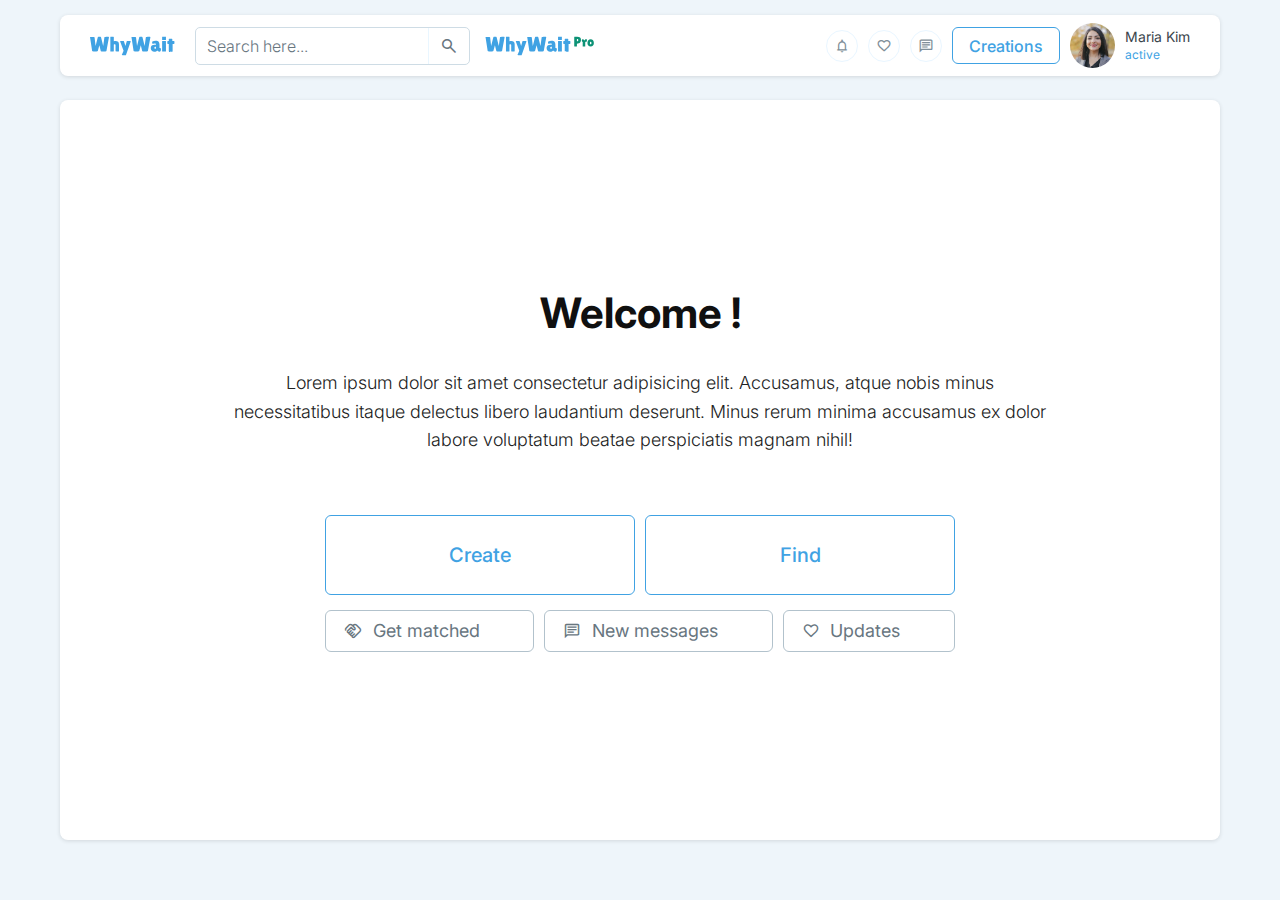
<file: index.html>
<!DOCTYPE html>
<html lang="en">
  <head>
    <meta charset="UTF-8" />
    <meta http-equiv="X-UA-Compatible" content="IE=edge" />
    <meta name="viewport" content="width=device-width, initial-scale=1.0" />
    <link rel="icon" href="./images/favicon.svg" />
    <title>WhyWait | Meet up here</title>
    <link rel="preconnect" href="https://fonts.googleapis.com" />
    <link rel="preconnect" href="https://fonts.gstatic.com" crossorigin />
    <link
      href="https://fonts.googleapis.com/css2?family=Inter:wght@100..900&display=swap"
      rel="stylesheet" />
    <link
      rel="stylesheet"
      href="https://fonts.googleapis.com/css2?family=Material+Symbols+Outlined:opsz,wght,FILL,GRAD@24,400,0,0" />
    <link rel="stylesheet" href="css/main.css" />
  </head>

  <body>
    <!-- #header -->
    <header class="header" id="header">
      <div class="container">
        <div class="header__inner">
          <a href="/" class="header__inner-logo logo">
            <img src="./images/logo.svg" alt="WhyWait" />
          </a>
          <div class="header__inner-search">
            <div class="input">
              <button class="input__icon-right">
                <span class="icon material-symbols-outlined">search</span>
              </button>
              <input type="text" placeholder="Search here... " />
            </div>
            <a href="#" class="logo logo--pro">
              <img src="images/logo-pro.svg" alt="WhyWait pro" />
            </a>
          </div>
          <div class="header__inner-actions">
            <button class="iconButton">
              <span class="icon material-symbols-outlined">notifications</span>
            </button>
            <button class="iconButton">
              <span class="icon material-symbols-outlined">favorite</span>
            </button>
            <button class="iconButton">
              <span class="icon material-symbols-outlined">message</span>
            </button>
            <button class="button button--border-primary">Creations</button>
            <div class="userinfo">
              <div class="avatar">
                <img src="images/users/demo-user.png" alt="Maria kim" />
              </div>
              <div class="userinfo__info">
                <strong>Maria Kim</strong>
                <small>active</small>
              </div>
            </div>
          </div>
        </div>
      </div>
    </header>
    <!-- #header end -->
    <!-- #main -->
    <main class="main">
      <div class="container">
        <div class="main__inner">
          <section class="welcome">
            <h1>Welcome !</h1>
            <p class="lg">
              Lorem ipsum dolor sit amet consectetur adipisicing elit.
              Accusamus, atque nobis minus necessitatibus itaque delectus libero
              laudantium deserunt. Minus rerum minima accusamus ex dolor labore
              voluptatum beatae perspiciatis magnam nihil!
            </p>
            <div class="seperator"></div>
            <div class="welcome__row">
              <a href="/search.html" class="button button--border-primary _xlg"
                >Create</a
              >
              <a href="/search.html" class="button button--border-primary _xlg"
                >Find</a
              >
              <button class="button button--border-dark">
                <span class="icon material-symbols-outlined">handshake</span>
                Get matched
              </button>
              <button class="button button--border-dark">
                <span class="icon material-symbols-outlined">message</span>
                New messages
              </button>
              <button class="button button--border-dark">
                <span class="icon material-symbols-outlined">favorite</span>
                Updates
              </button>
            </div>
          </section>
        </div>
      </div>
    </main>
    <!-- #main end -->
    <!-- <script src="js/main.js"></script> -->
  </body>
</html>
</file>
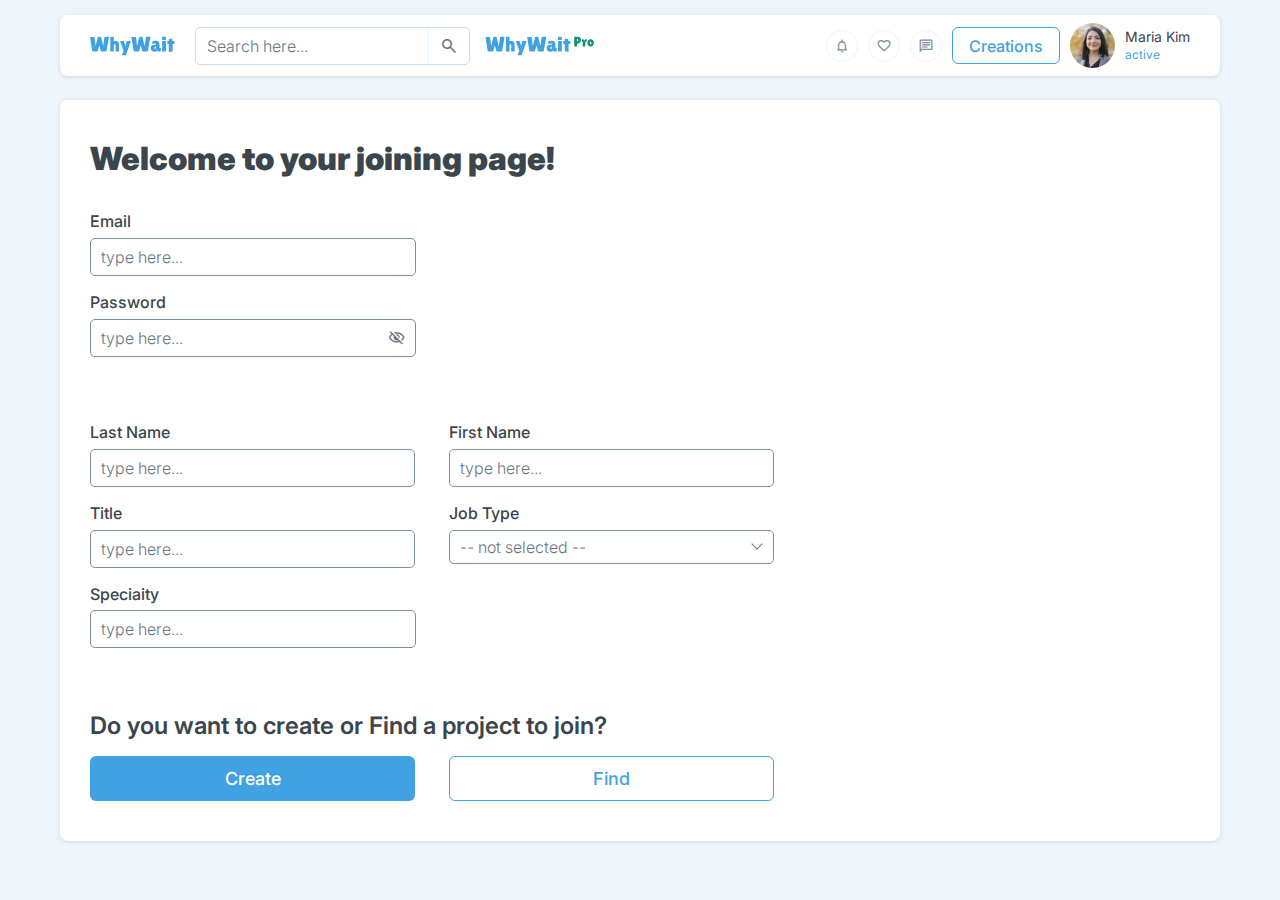
<file: join.html>
<!DOCTYPE html>
<html lang="en">

<head>
  <meta charset="UTF-8" />
  <meta http-equiv="X-UA-Compatible" content="IE=edge" />
  <meta name="viewport" content="width=device-width, initial-scale=1.0" />
  <link rel="icon" href="./images/favicon.svg" />
  <title>WhyWait | Meet up here</title>
  <link rel="preconnect" href="https://fonts.googleapis.com" />
  <link rel="preconnect" href="https://fonts.gstatic.com" crossorigin />
  <link href="https://fonts.googleapis.com/css2?family=Inter:wght@100..900&display=swap" rel="stylesheet" />
  <link rel="stylesheet"
    href="https://fonts.googleapis.com/css2?family=Material+Symbols+Outlined:opsz,wght,FILL,GRAD@24,400,0,0" />
  <link rel="stylesheet" href="css/main.css" />
</head>

<body>
  <!-- #header -->
  <header class="header" id="header">
    <div class="container">
      <div class="header__inner">
        <a href="/" class="header__inner-logo logo">
          <img src="./images/logo.svg" alt="WhyWait" />
        </a>
        <nav class="nav" id="menu">
          <div class="nav__inner">
            <div class="header__inner-search">
              <div class="input">
                <button class="input__icon-right">
                  <span class="icon material-symbols-outlined">search</span>
                </button>
                <input type="text" placeholder="Search here... " />
              </div>
              <div class="nav__item _pro">
                <div class="nav__item-text">Get acces to</div>
                <a href="#" class="logo logo--pro">
                  <img src="images/logo-pro.svg" alt="WhyWait pro" />
                </a>
              </div>
            </div>
            <div class="header__inner-actions">
              <a href="#" class="nav__item">
                <span class="iconButton">
                  <span class="icon material-symbols-outlined">notifications</span>
                </span>
                <div class="nav__item-text">Notifications</div>
              </a>
              <a href="#" class="nav__item">
                <span class="iconButton">
                  <span class="icon material-symbols-outlined">favorite</span>
                </span>
                <div class="nav__item-text">Favorites</div>
              </a>
              <a href="#" class="nav__item">
                <span class="iconButton">
                  <span class="icon material-symbols-outlined">message</span>
                </span>
                <div class="nav__item-text">Messages</div>
              </a>

              <button class="button button--border-primary">Creations</button>
              <div class="userinfo">
                <div class="avatar">
                  <img src="images/users/demo-user.png" alt="Maria kim" />
                </div>
                <div class="userinfo__info">
                  <strong>Maria Kim</strong>
                  <small>active</small>
                </div>
              </div>
            </div>
          </div>
        </nav>
        <button class="burger" id="menuBtn"><span></span></button>
      </div>
    </div>
  </header>
  <!-- #header end -->
  <!-- #main -->
  <main class="main">
    <div class="container">
      <div class="main__inner">
        <section class="join">
          <h3>
            Welcome to your joining page!
          </h3>
          <div class="join__group">
            <div class="input__outer">
              <label for="email">
                Email
              </label>
              <div class="input input--border">
                <input type="email" id="email" placeholder="type here...">
              </div>
            </div>
            <div class="input__outer">
              <label for="password">
                Password
              </label>
              <div class="input input--border input--password">
                <button class="input__icon-right">
                  <span class="icon material-symbols-outlined">visibility</span>
                  <span class="icon material-symbols-outlined">visibility_off</span>
                </button>
                <input type="password" id="password" placeholder="type here...">
              </div>
            </div>
          </div>
          <div class="seperator"></div>
          <div class="join__group">
            <div class="join__group-row">
              <div class="input__outer">
                <label for="name">
                  Last Name
                </label>
                <div class="input input--border">
                  <input type="text" id="name" placeholder="type here...">
                </div>
              </div>
              <div class="input__outer">
                <label for="firstName">
                  First Name
                </label>
                <div class="input input--border">
                  <input type="text" id="firstName" placeholder="type here...">
                </div>
              </div>
            </div>
            <div class="join__group-row">
              <div class="input__outer">
                <label for="title">
                  Title
                </label>
                <div class="input input--border">
                  <input type="text" id="title" placeholder="type here...">
                </div>
              </div>
              <div class="input__outer">
                <label for="job">
                  Job Type
                </label>
                <div class="input input--select input--border">
                  <input type="hidden">
                  <div class="input__selected">
                    <span class="_muted">
                      -- not selected --
                    </span>
                  </div>
                  <ul class="input__dropdown">
                    <li class="input__dropdown-item" data-value="job-1">
                      <span>
                        job-1
                      </span>
                    </li>
                    <li class="input__dropdown-item" data-value="job-2">
                      <span>
                        job-2
                      </span>
                    </li>
                    <li class="input__dropdown-item" data-value="job-3">
                      <span>
                        job-3
                      </span>
                    </li>
                  </ul>
                </div>
              </div>
            </div>
            <div class="input__outer">
              <label for="special">
                Speciaity
              </label>
              <div class="input input--border">
                <input type="text" id="special" placeholder="type here...">
              </div>
            </div>
          </div>
          <div class="seperator"></div>
          <div class="join__group">
            <h4 class="_lg">
              Do you want to create or Find a project to join?
            </h4>
            <div class="join__group-row">
              <button class="button button--main-primary">
                <span>
                  Create
                </span>
              </button>
              <button class="button button--border-primary">
                <span>
                  Find
                </span>
              </button>
            </div>
          </div>
        </section>
      </div>
    </div>
  </main>
  <!-- #main end -->
  <script src="js/main.js"></script>
  <script src="/js/customSelect.js"></script>
</body>

</html>
</file>
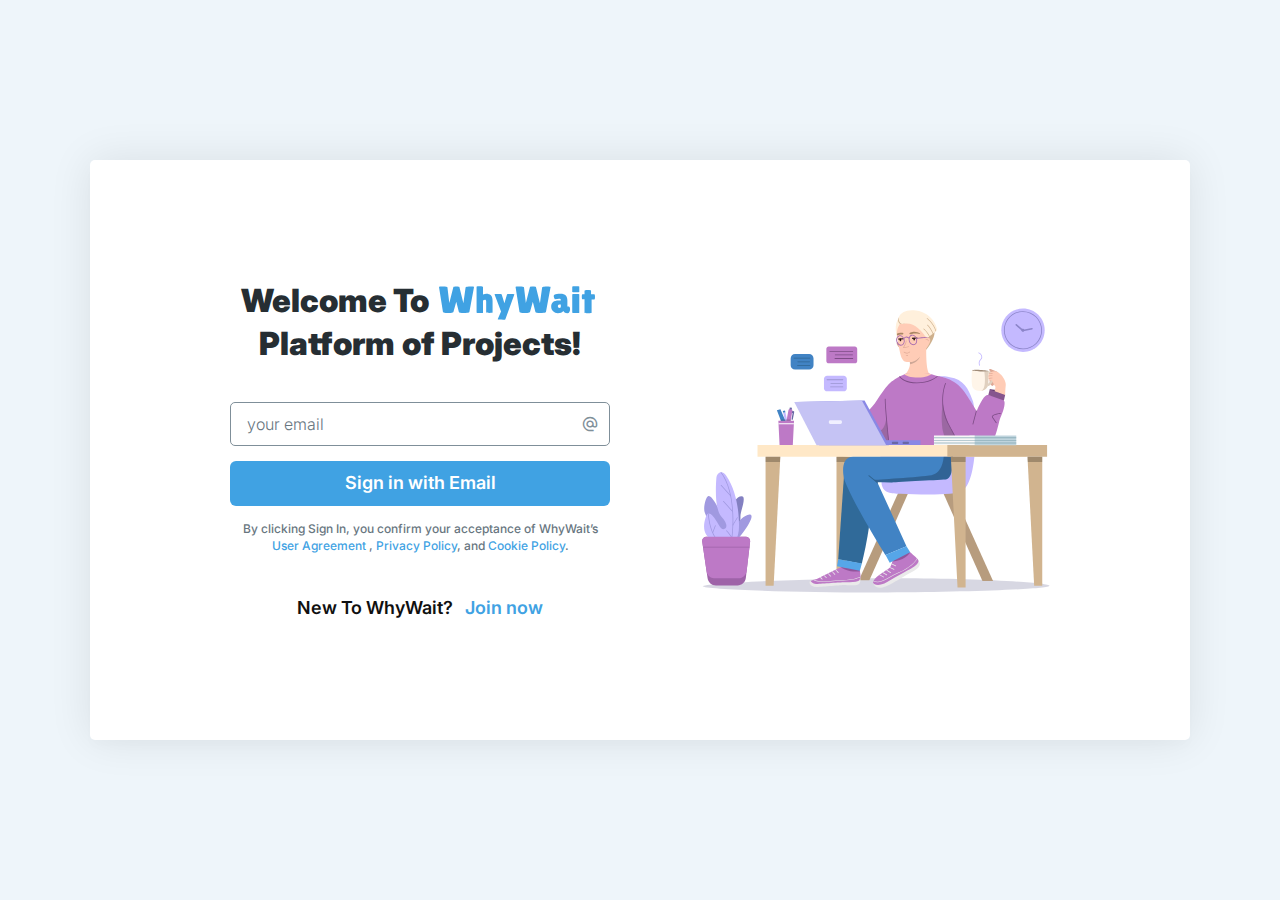
<file: login.html>
<!DOCTYPE html>
<html lang="en">

<head>
  <meta charset="UTF-8" />
  <meta http-equiv="X-UA-Compatible" content="IE=edge" />
  <meta name="viewport" content="width=device-width, initial-scale=1.0" />
  <link rel="icon" href="./images/favicon.svg" />
  <title>WhyWait | Meet up here</title>
  <link rel="preconnect" href="https://fonts.googleapis.com" />
  <link rel="preconnect" href="https://fonts.gstatic.com" crossorigin />
  <link href="https://fonts.googleapis.com/css2?family=Inter:wght@100..900&display=swap" rel="stylesheet" />
  <link rel="stylesheet"
    href="https://fonts.googleapis.com/css2?family=Material+Symbols+Outlined:opsz,wght,FILL,GRAD@24,400,0,0" />
  <link rel="stylesheet" href="css/main.css" />
</head>

<body>
  <!-- #main -->
  <section class="login">
    <div class="container">
      <div class="login__inner">
        <div class="login__inner-row">
          <div class="login__content">
            <div class="login__content-title">
              <span>Welcome To</span>
              <span class="logo"> <img src="./images/logo.svg" alt="WhyWait" /></span>
              <span>Platform</span>
              <span class="noBreak">
                of Projects!
              </span>
            </div>
            <div class="login__content-group">
              <div class="input input--border">
                <button class="input__icon-right">
                  <span class="material-symbols-outlined">
                    alternate_email
                  </span>
                </button>
                <input type="email" id="email" placeholder="your email">
              </div>
              <button class="button button--main-primary">
                <span>
                  Sign in with Email
                </span>
              </button>
              <p>
                By clicking Sign In, you confirm your acceptance of WhyWait’s <a href="#">User Agreement</a> , <a
                  href="#">Privacy
                  Policy</a>, and <a href="#"> Cookie
                  Policy</a>.
              </p>
            </div>
            <div class="login__content-box">
              <span>
                New To WhyWait?
              </span>
              <a href="#">Join now</a>
            </div>
          </div>
          <div class="login__image">
            <img src="/images/login-hero.svg" alt="login">
          </div>
        </div>
      </div>
    </div>
  </section>
  <!-- #main end -->
</body>

</html>
</file>
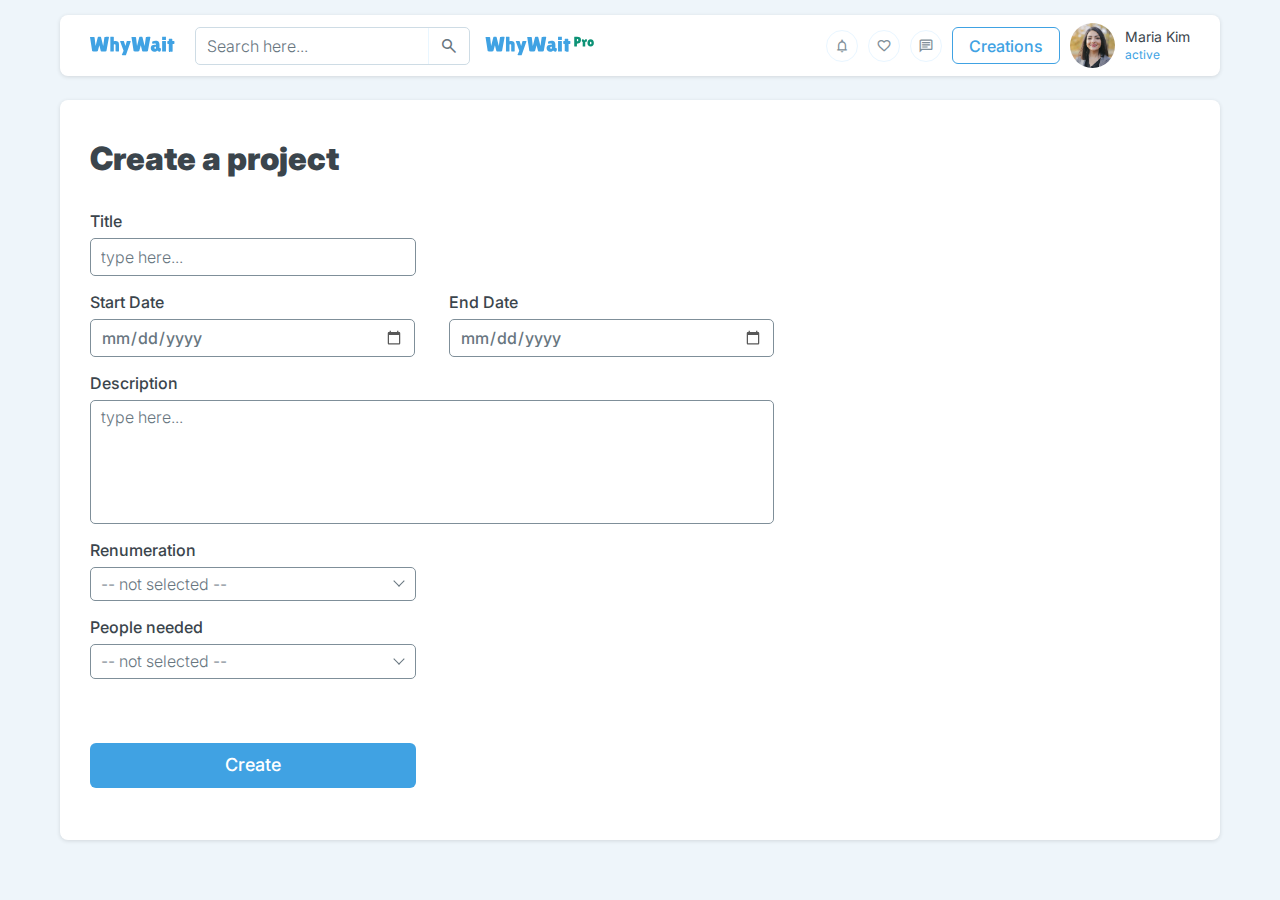
<file: project.html>
<!DOCTYPE html>
<html lang="en">

<head>
  <meta charset="UTF-8" />
  <meta http-equiv="X-UA-Compatible" content="IE=edge" />
  <meta name="viewport" content="width=device-width, initial-scale=1.0" />
  <link rel="icon" href="./images/favicon.svg" />
  <title>WhyWait | Meet up here</title>
  <link rel="preconnect" href="https://fonts.googleapis.com" />
  <link rel="preconnect" href="https://fonts.gstatic.com" crossorigin />
  <link href="https://fonts.googleapis.com/css2?family=Inter:wght@100..900&display=swap" rel="stylesheet" />
  <link rel="stylesheet"
    href="https://fonts.googleapis.com/css2?family=Material+Symbols+Outlined:opsz,wght,FILL,GRAD@24,400,0,0" />
  <link rel="stylesheet" href="css/main.css" />
</head>

<body>
  <!-- #header -->
  <header class="header" id="header">
    <div class="container">
      <div class="header__inner">
        <a href="/" class="header__inner-logo logo">
          <img src="./images/logo.svg" alt="WhyWait" />
        </a>
        <nav class="nav" id="menu">
          <div class="nav__inner">
            <div class="header__inner-search">
              <div class="input">
                <button class="input__icon-right">
                  <span class="icon material-symbols-outlined">search</span>
                </button>
                <input type="text" placeholder="Search here... " />
              </div>
              <div class="nav__item _pro">
                <div class="nav__item-text">Get acces to</div>
                <a href="#" class="logo logo--pro">
                  <img src="images/logo-pro.svg" alt="WhyWait pro" />
                </a>
              </div>
            </div>
            <div class="header__inner-actions">
              <a href="#" class="nav__item">
                <span class="iconButton">
                  <span class="icon material-symbols-outlined">notifications</span>
                </span>
                <div class="nav__item-text">Notifications</div>
              </a>
              <a href="#" class="nav__item">
                <span class="iconButton">
                  <span class="icon material-symbols-outlined">favorite</span>
                </span>
                <div class="nav__item-text">Favorites</div>
              </a>
              <a href="#" class="nav__item">
                <span class="iconButton">
                  <span class="icon material-symbols-outlined">message</span>
                </span>
                <div class="nav__item-text">Messages</div>
              </a>

              <button class="button button--border-primary">Creations</button>
              <div class="userinfo">
                <div class="avatar">
                  <img src="images/users/demo-user.png" alt="Maria kim" />
                </div>
                <div class="userinfo__info">
                  <strong>Maria Kim</strong>
                  <small>active</small>
                </div>
              </div>
            </div>
          </div>
        </nav>
        <button class="burger" id="menuBtn"><span></span></button>
      </div>
    </div>
  </header>
  <!-- #header end -->
  <!-- #main -->
  <main class="main">
    <div class="container">
      <div class="main__inner">
        <section class="join">
          <h3>
            Create a project
          </h3>
          <div class="join__group">
            <div class="input__outer">
              <label for="title">
                Title
              </label>
              <div class="input input--border">
                <input type="text" id="title" placeholder="type here...">
              </div>
            </div>
            <div class="join__group-row">
              <div class="input__outer">
                <label for="date">
                  Start Date
                </label>
                <div class="input input--border">
                  <input type="date" id="date" placeholder="asd">
                </div>
              </div>
              <div class="input__outer">
                <label for="date2">
                  End Date
                </label>
                <div class="input input--border">
                  <input type="date" id="date2">
                </div>
              </div>
            </div>
            <div class="input__outer _lg">
              <label for="description">
                Description
              </label>
              <div class="input input--border">
                <textarea name="description" id="description" placeholder="type here..."></textarea>
              </div>
            </div>
            <div class="input__outer">
              <label for="job">
                Renumeration
              </label>
              <div class="input input--select input--border">
                <input type="hidden">
                <div class="input__selected">
                  <span class="_muted">
                    -- not selected --
                  </span>
                </div>
                <ul class="input__dropdown">
                  <li class="input__dropdown-item" data-value="1">
                    <span>
                      1
                    </span>
                  </li>
                  <li class="input__dropdown-item" data-value="2">
                    <span>
                      2
                    </span>
                  </li>
                  <li class="input__dropdown-item" data-value="3">
                    <span>
                      3
                    </span>
                  </li>
                </ul>
              </div>
            </div>
            <div class="input__outer">
              <label for="job">
                People needed
              </label>
              <div class="input input--select input--border">
                <input type="hidden">
                <div class="input__selected">
                  <span class="_muted">
                    -- not selected --
                  </span>
                </div>
                <ul class="input__dropdown">
                  <li class="input__dropdown-item" data-value="1">
                    <span>
                      1
                    </span>
                  </li>
                  <li class="input__dropdown-item" data-value="2">
                    <span>
                      2
                    </span>
                  </li>
                  <li class="input__dropdown-item" data-value="3">
                    <span>
                      3
                    </span>
                  </li>
                </ul>
              </div>
            </div>
          </div>
          <div class="seperator"></div>
          <div class="join__group">
            <button class="button button--main-primary">
              <span>
                Create
              </span>
            </button>
          </div>
        </section>
      </div>
    </div>
  </main>
  <!-- #main end -->
  <script src="js/main.js"></script>
  <script src="/js/customSelect.js"></script>
</body>

</html>
</file>
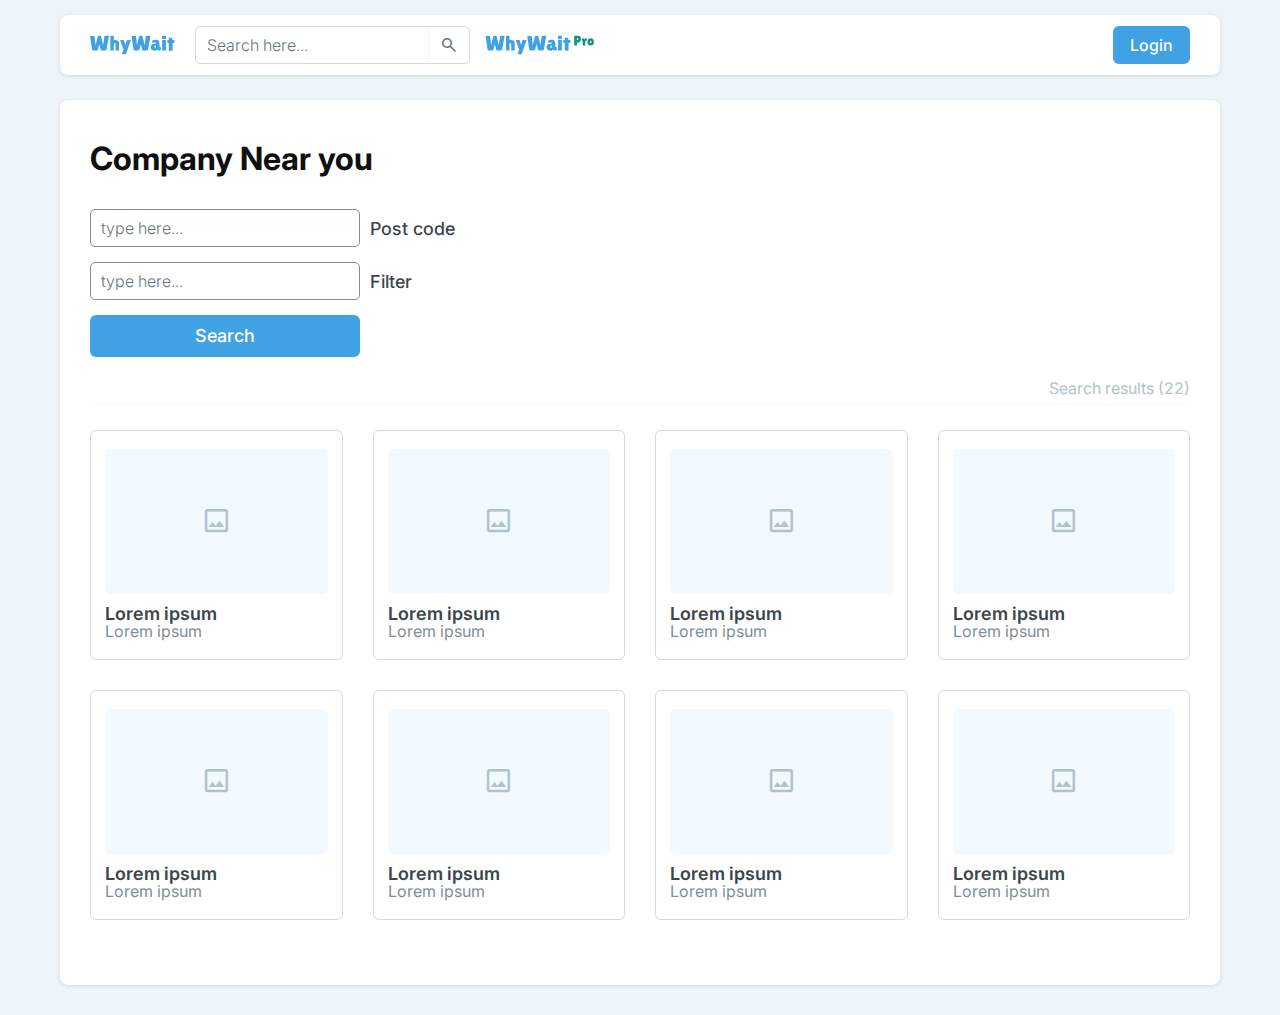
<file: search.html>
<!DOCTYPE html>
<html lang="en">
  <head>
    <meta charset="UTF-8" />
    <meta http-equiv="X-UA-Compatible" content="IE=edge" />
    <meta name="viewport" content="width=device-width, initial-scale=1.0" />
    <link rel="icon" href="./images/favicon.svg" />
    <title>WhyWait | Search Company</title>
    <link rel="preconnect" href="https://fonts.googleapis.com" />
    <link rel="preconnect" href="https://fonts.gstatic.com" crossorigin />
    <link
      href="https://fonts.googleapis.com/css2?family=Inter:wght@100..900&display=swap"
      rel="stylesheet" />
    <link
      rel="stylesheet"
      href="https://fonts.googleapis.com/css2?family=Material+Symbols+Outlined:opsz,wght,FILL,GRAD@24,400,0,0" />
    <link rel="stylesheet" href="css/main.css" />
  </head>

  <body>
    <!-- #header -->
    <header class="header" id="header">
      <div class="container">
        <div class="header__inner">
          <a href="/" class="header__inner-logo logo">
            <img src="./images/logo.svg" alt="WhyWait" />
          </a>
          <div class="header__inner-search">
            <div class="input">
              <button class="input__icon-right">
                <span class="icon material-symbols-outlined">search</span>
              </button>
              <input type="text" placeholder="Search here... " />
            </div>
            <a href="#" class="logo logo--pro">
              <img src="images/logo-pro.svg" alt="WhyWait pro" />
            </a>
          </div>
          <div class="header__inner-actions">
            <button class="button button--main-primary">Login</button>
          </div>
        </div>
      </div>
    </header>
    <!-- #header end -->
    <!-- #main -->
    <main class="main">
      <div class="container">
        <div class="main__inner">
          <div class="search">
            <form class="search__form">
              <h3>Company Near you</h3>
              <div class="search__form-item">
                <div class="input input--border">
                  <input
                    placeholder="type here..."
                    type="text"
                    id="post_code"
                    name="post_code" />
                </div>
                <label for="post_code">Post code</label>
              </div>
              <div class="search__form-item">
                <div class="input input--border">
                  <input
                    placeholder="type here..."
                    type="text"
                    id="filter"
                    name="filter" />
                </div>
                <label for="filter">Filter</label>
              </div>
              <div class="search__form-item">
                <button class="button button--main-primary">Search</button>
              </div>
            </form>
            <div class="search__results">
              <div class="search__results-seperator">
                <span>Search results (22)</span>
              </div>
              <div class="search__results-grid">
                <div class="searchItem">
                  <div class="ratioimage">
                    <span class="icon material-symbols-outlined">image</span>
                  </div>
                  <strong>Lorem ipsum</strong>
                  <span>Lorem ipsum</span>
                </div>
                <div class="searchItem">
                  <div class="ratioimage">
                    <span class="icon material-symbols-outlined">image</span>
                  </div>
                  <strong>Lorem ipsum</strong>
                  <span>Lorem ipsum</span>
                </div>
                <div class="searchItem">
                  <div class="ratioimage">
                    <span class="icon material-symbols-outlined">image</span>
                  </div>
                  <strong>Lorem ipsum</strong>
                  <span>Lorem ipsum</span>
                </div>
                <div class="searchItem">
                  <div class="ratioimage">
                    <span class="icon material-symbols-outlined">image</span>
                  </div>
                  <strong>Lorem ipsum</strong>
                  <span>Lorem ipsum</span>
                </div>
                <div class="searchItem">
                  <div class="ratioimage">
                    <span class="icon material-symbols-outlined">image</span>
                  </div>
                  <strong>Lorem ipsum</strong>
                  <span>Lorem ipsum</span>
                </div>
                <div class="searchItem">
                  <div class="ratioimage">
                    <span class="icon material-symbols-outlined">image</span>
                  </div>
                  <strong>Lorem ipsum</strong>
                  <span>Lorem ipsum</span>
                </div>
                <div class="searchItem">
                  <div class="ratioimage">
                    <span class="icon material-symbols-outlined">image</span>
                  </div>
                  <strong>Lorem ipsum</strong>
                  <span>Lorem ipsum</span>
                </div>
                <div class="searchItem">
                  <div class="ratioimage">
                    <span class="icon material-symbols-outlined">image</span>
                  </div>
                  <strong>Lorem ipsum</strong>
                  <span>Lorem ipsum</span>
                </div>
              </div>
            </div>
          </div>
        </div>
      </div>
    </main>
    <!-- #main end -->
    <!-- <script src="js/main.js"></script> -->
  </body>
</html>
</file>
<file: css/main.css>
/* Typography */
h1 {
  font-size: 48px;
}

h2 {
  font-size: 48px;
}

h3 {
  font-size: 32px;
}

h4 {
  font-size: 22px;
}
h4._lg {
  font-size: 24px;
}

h5 {
  font-size: 20px;
}

h6 {
  font-size: 18px;
}

h1,
h2,
h3,
h4,
h5,
h6 {
  color: #101010;
  font-family: "Inter", sans-serif;
  font-weight: 700;
  line-height: 1.2em;
}

p {
  font-size: 16px;
  line-height: 1.8em;
}
p.lg {
  font-size: 18px;
}

:root {
  height: 100%;
}

html {
  height: 100%;
  scroll-behavior: smooth;
}

* {
  margin: 0px;
  padding: 0px;
  border: none;
  outline: none;
  -webkit-box-sizing: border-box;
          box-sizing: border-box;
}

button {
  cursor: pointer;
  outline: none;
  background: transparent;
}
button:focus {
  outline: none;
}

input::-webkit-outer-spin-button,
input::-webkit-inner-spin-button {
  -webkit-appearance: none;
  margin: 0;
}

/* width */
::-webkit-scrollbar {
  width: 8px;
}

/* Track */
::-webkit-scrollbar-track {
  background: #fff;
}

/* Handle */
::-webkit-scrollbar-thumb {
  background: rgba(0, 0, 0, 0.2);
  border-radius: 10px;
}

/* Handle on hover */
::-webkit-scrollbar-thumb:hover {
  background: rgba(0, 0, 0, 0.3);
}

body {
  height: 100%;
  cursor: default;
  font-family: "Inter", sans-serif, sans-serif;
  font-size: 14px;
  color: #101010;
  line-height: 1.7em;
  font-weight: 400;
  -webkit-font-smoothing: antialiased;
  -moz-font-smoothing: antialiased;
  background: #EEF5FA;
}

body.active {
  overflow: hidden;
}

a {
  cursor: pointer;
  text-decoration: none;
  color: #000;
}

ul,
li {
  list-style: none;
  padding: 0px;
  margin: 0px;
}

img,
svg {
  pointer-events: none;
}

.input {
  position: relative;
  display: -webkit-box;
  display: -ms-flexbox;
  display: flex;
  width: 100%;
  font-size: 16px;
}
.input input,
.input textarea,
.input .input__selected {
  padding: 0.5em 0.65em;
  border-radius: 5px;
  width: 100%;
  background-color: #fff;
  border: 1px solid #CEDCE5;
  resize: none;
  -webkit-transition: 0.3s ease-out;
  transition: 0.3s ease-out;
  color: #68767F;
  font-family: "Inter", sans-serif;
  font-style: normal;
  font-weight: 500;
  font-size: inherit;
  line-height: 1;
}
.input input::-webkit-input-placeholder, .input textarea::-webkit-input-placeholder, .input .input__selected::-webkit-input-placeholder {
  color: #68767F;
  -webkit-transition: 0.13s ease-out;
  transition: 0.13s ease-out;
  font-weight: 300;
}
.input input::-moz-placeholder, .input textarea::-moz-placeholder, .input .input__selected::-moz-placeholder {
  color: #68767F;
  -moz-transition: 0.13s ease-out;
  transition: 0.13s ease-out;
  font-weight: 300;
}
.input input:-ms-input-placeholder, .input textarea:-ms-input-placeholder, .input .input__selected:-ms-input-placeholder {
  color: #68767F;
  -ms-transition: 0.13s ease-out;
  transition: 0.13s ease-out;
  font-weight: 300;
}
.input input::-ms-input-placeholder, .input textarea::-ms-input-placeholder, .input .input__selected::-ms-input-placeholder {
  color: #68767F;
  -ms-transition: 0.13s ease-out;
  transition: 0.13s ease-out;
  font-weight: 300;
}
.input input::placeholder,
.input textarea::placeholder,
.input .input__selected::placeholder {
  color: #68767F;
  -webkit-transition: 0.13s ease-out;
  transition: 0.13s ease-out;
  font-weight: 300;
}
.input input:focus,
.input textarea:focus {
  color: #3B454C;
  border-color: #68767F;
}
.input input:focus::-webkit-input-placeholder, .input textarea:focus::-webkit-input-placeholder {
  color: #B2C2CC;
}
.input input:focus::-moz-placeholder, .input textarea:focus::-moz-placeholder {
  color: #B2C2CC;
}
.input input:focus:-ms-input-placeholder, .input textarea:focus:-ms-input-placeholder {
  color: #B2C2CC;
}
.input input:focus::-ms-input-placeholder, .input textarea:focus::-ms-input-placeholder {
  color: #B2C2CC;
}
.input input:focus::placeholder,
.input textarea:focus::placeholder {
  color: #B2C2CC;
}
.input__icon-right {
  position: absolute;
  top: 1px;
  right: 1px;
  height: calc(100% - 2px);
  padding: 0.75em;
  display: -webkit-box;
  display: -ms-flexbox;
  display: flex;
  -webkit-box-align: center;
      -ms-flex-align: center;
          align-items: center;
  -webkit-box-pack: center;
      -ms-flex-pack: center;
          justify-content: center;
  border-left: 1px solid #E9F6FF;
  color: #68767F;
  -webkit-transition: 0.2s ease-out;
  transition: 0.2s ease-out;
  border-radius: 0 5px 5px 0;
}
.input__icon-right .icon {
  font-size: 1.5em;
  -webkit-transition: 0.2s ease-in;
  transition: 0.2s ease-in;
}
.input__icon-right:hover {
  color: #40A2E3;
  background: #F3FAFF;
}
.input__icon-right:active {
  color: #262E33;
  background: #E9F6FF;
}
.input__icon-right ~ input, .input__icon-right ~ textarea {
  padding-right: 2.5em;
}
.input--border input,
.input--border textarea,
.input--border .input__selected {
  border: 1px solid #7F8F99;
}
.input--border input:focus,
.input--border textarea:focus {
  border-color: #684747;
}
.input--select {
  position: relative;
}
.input--select .input__selected {
  padding: 0.52em 0.65em;
  cursor: pointer;
  position: relative;
}
.input--select .input__selected:after {
  content: "";
  border: solid #68767F;
  border-width: 0 1px 1px 0;
  display: inline-block;
  padding: 3.5px;
  position: absolute;
  right: 12px;
  top: 42%;
  -webkit-transform: translateY(-50%) rotate(45deg);
          transform: translateY(-50%) rotate(45deg);
  -webkit-transition: 0.3s ease;
  transition: 0.3s ease;
}
.input--select .input__dropdown {
  overflow: auto;
  position: absolute;
  width: 100%;
  left: 0;
  top: calc(100% + 7px);
  display: -webkit-box;
  display: -ms-flexbox;
  display: flex;
  -webkit-box-orient: vertical;
  -webkit-box-direction: normal;
      -ms-flex-direction: column;
          flex-direction: column;
  border: 1px solid #7F8F99;
  border-radius: 5px;
  max-height: 0;
  opacity: 0;
  pointer-events: none;
  -webkit-transition: 0.3s ease-in-out;
  transition: 0.3s ease-in-out;
  -webkit-box-shadow: 0 0 5px rgba(16, 16, 16, 0.1);
          box-shadow: 0 0 5px rgba(16, 16, 16, 0.1);
  background: #fff;
}
.input--select .input__dropdown::-webkit-scrollbar {
  display: none;
}
.input--select .input__dropdown-item {
  padding: 8px 10px;
  border-bottom: 1px solid #CEDCE5;
  cursor: pointer;
  -webkit-transition: 0.3s ease;
  transition: 0.3s ease;
}
.input--select .input__dropdown-item:hover {
  color: #40A2E3;
}
.input--select .input__dropdown-item:last-child {
  border: unset;
}
.input--select ._muted {
  color: #68767F;
  -webkit-transition: 0.13s ease-out;
  transition: 0.13s ease-out;
  font-weight: 300;
}
.input--select.active {
  z-index: 1;
}
.input--select.active .input__selected::after {
  top: 58%;
  -webkit-transform: translateY(-50%) rotate(225deg);
          transform: translateY(-50%) rotate(225deg);
}
.input--select.active .input__dropdown {
  max-height: 30vh;
  opacity: 1;
  pointer-events: all;
}
.input--password .input__icon-right {
  border-left: unset;
}
.input--password .input__icon-right .icon {
  font-size: 1.3em;
}
.input--password .input__icon-right span:nth-child(1) {
  display: none;
}
.input--password._visable .input__icon-right {
  border-left: unset;
}
.input--password._visable .input__icon-right span:nth-child(1) {
  display: -webkit-box;
  display: -ms-flexbox;
  display: flex;
}
.input--password._visable .input__icon-right span:nth-child(2) {
  display: none;
}
.input__outer {
  display: -webkit-box;
  display: -ms-flexbox;
  display: flex;
  -webkit-box-orient: vertical;
  -webkit-box-direction: normal;
      -ms-flex-direction: column;
          flex-direction: column;
  gap: 4px;
}
.input__outer label {
  font-size: 16px;
  color: #3B454C;
  font-weight: 500;
}

.button {
  cursor: pointer;
  display: -webkit-box;
  display: -ms-flexbox;
  display: flex;
  -webkit-box-align: center;
      -ms-flex-align: center;
          align-items: center;
  -webkit-box-pack: center;
      -ms-flex-pack: center;
          justify-content: center;
  padding: 0.6em 1em;
  border: 1px solid transparent;
  gap: 0.6em;
  border-radius: 6px;
  color: #101010;
  font-family: "Inter", sans-serif;
  font-style: normal;
  font-weight: 500;
  font-size: 18px;
  line-height: 1;
  -webkit-transition: all 0.3s ease;
  transition: all 0.3s ease;
}
.button--border-primary {
  border: 1px solid #40A2E3;
  color: #40A2E3;
  font-style: normal;
  font-weight: 500;
}
.button--border-primary .icon {
  font-size: 1.1;
}
.button--border-primary:hover {
  color: #fff;
  background: #40A2E3;
}
.button--border-primary:active {
  color: #fff;
  background: #40A2E3;
  opacity: 0.8;
}
.button--border-dark {
  border: 1px solid #B2C2CC;
  color: #68767F;
  font-style: normal;
  font-weight: 400;
}
.button--border-dark:hover {
  color: #3B454C;
  border-color: #684747;
}
.button--border-dark:active {
  color: #262E33;
  border-color: #262E33;
  background: #F3FAFF;
}
.button--main-primary {
  background-color: #40A2E3;
  color: #fff;
}

.logo {
  display: -webkit-inline-box;
  display: -ms-inline-flexbox;
  display: inline-flex;
  font-size: 20px;
  height: 1em;
}
.logo img {
  height: 100%;
  width: auto;
}

.ratioimage {
  position: relative;
  padding-bottom: 65%;
  width: 100%;
}
.ratioimage img {
  position: absolute;
  top: 0;
  left: 0;
  width: 100%;
  height: 100%;
  -o-object-fit: cover;
     object-fit: cover;
  border-radius: inherit;
}
.ratioimage--contain img {
  -o-object-fit: contain;
     object-fit: contain;
}

.noBreak {
  white-space: nowrap;
}

.userinfo {
  display: -webkit-box;
  display: -ms-flexbox;
  display: flex;
  -webkit-box-align: center;
      -ms-flex-align: center;
          align-items: center;
  gap: 10px;
}
.userinfo__info {
  display: -webkit-box;
  display: -ms-flexbox;
  display: flex;
  -webkit-box-orient: vertical;
  -webkit-box-direction: normal;
      -ms-flex-direction: column;
          flex-direction: column;
  gap: 5px;
}
.userinfo__info strong {
  color: #3B454C;
  font-style: normal;
  font-weight: 400;
  font-size: 14px;
  line-height: 1;
}
.userinfo__info small {
  color: #40A2E3;
  font-style: normal;
  font-weight: 400;
  font-size: 12px;
  line-height: 1;
}

.avatar {
  display: -webkit-box;
  display: -ms-flexbox;
  display: flex;
  font-size: 20px;
  width: 2.25em;
  height: 2.25em;
  border-radius: 50%;
  overflow: hidden;
}
.avatar img {
  width: 100%;
  height: 100%;
  -o-object-fit: cover;
     object-fit: cover;
}

.icon {
  font-size: inherit;
  color: inherit;
}

.iconButton {
  display: -webkit-box;
  display: -ms-flexbox;
  display: flex;
  -webkit-box-align: center;
      -ms-flex-align: center;
          align-items: center;
  -webkit-box-pack: center;
      -ms-flex-pack: center;
          justify-content: center;
  width: 2em;
  height: 2em;
  border: 1px solid #E9F6FF;
  border-radius: 50%;
  -webkit-transition: 0.3s ease-out;
  transition: 0.3s ease-out;
  color: #7F8F99;
  font-size: 16px;
}
.iconButton:hover {
  color: #3B454C;
  border-color: #7F8F99;
}
.iconButton:active {
  color: #40A2E3;
  border-color: #40A2E3;
  background: #F3FAFF;
}

.main {
  display: -webkit-box;
  display: -ms-flexbox;
  display: flex;
  -webkit-box-orient: vertical;
  -webkit-box-direction: normal;
      -ms-flex-direction: column;
          flex-direction: column;
  overflow: hidden;
  padding-top: 100px;
  padding-bottom: 30px;
}
.main__inner {
  display: -webkit-box;
  display: -ms-flexbox;
  display: flex;
  width: 100%;
  min-height: calc(100vh - 160px);
  padding: 40px 30px;
  border-radius: 8px;
  background: #fff;
  -webkit-box-shadow: 0px 1px 4px rgba(0, 0, 0, 0.12);
          box-shadow: 0px 1px 4px rgba(0, 0, 0, 0.12);
}

.container {
  max-width: 1340px;
  margin: 0 auto;
  padding: 0 60px;
  width: 100%;
}

@-webkit-keyframes sticky {
  from {
    -webkit-transform: translateY(-120%);
            transform: translateY(-120%);
  }
  to {
    -webkit-transform: translateY(0%);
            transform: translateY(0%);
  }
}

@keyframes sticky {
  from {
    -webkit-transform: translateY(-120%);
            transform: translateY(-120%);
  }
  to {
    -webkit-transform: translateY(0%);
            transform: translateY(0%);
  }
}
.header {
  position: absolute;
  top: 15px;
  width: 100%;
  z-index: 1;
  -webkit-transition: 0.2s ease-out;
  transition: 0.2s ease-out;
  -webkit-transition-property: opacity, padding, -webkit-transform;
  transition-property: opacity, padding, -webkit-transform;
  transition-property: opacity, transform, padding;
  transition-property: opacity, transform, padding, -webkit-transform;
}
.header__inner {
  position: relative;
  z-index: 2;
  display: -webkit-box;
  display: -ms-flexbox;
  display: flex;
  -webkit-box-align: center;
      -ms-flex-align: center;
          align-items: center;
  gap: 20px;
  padding: 8px 30px;
  min-height: 60px;
  background: #fff;
  -webkit-box-shadow: 0px 1px 4px rgba(0, 0, 0, 0.12);
          box-shadow: 0px 1px 4px rgba(0, 0, 0, 0.12);
  border-radius: 8px;
}
.header__inner-search {
  display: -webkit-box;
  display: -ms-flexbox;
  display: flex;
  -webkit-box-align: center;
      -ms-flex-align: center;
          align-items: center;
  gap: 15px;
}
.header__inner-search .input {
  max-width: 275px;
}
.header__inner-actions {
  display: -webkit-box;
  display: -ms-flexbox;
  display: flex;
  -webkit-box-align: center;
      -ms-flex-align: center;
          align-items: center;
  margin-left: auto;
  gap: 10px;
}
.header__inner-actions .button--border-primary {
  font-size: 16px;
}
.header__inner-actions .button--main-primary {
  font-size: 16px;
}
.header__inner .burger {
  display: none;
}
.header.sticky {
  position: fixed;
  top: 5px;
  -webkit-animation: 0.3s sticky linear;
          animation: 0.3s sticky linear;
  -webkit-transition-duration: 0.5s;
          transition-duration: 0.5s;
}

.nav {
  -webkit-box-flex: 1;
      -ms-flex-positive: 1;
          flex-grow: 1;
}
.nav__inner {
  display: -webkit-box;
  display: -ms-flexbox;
  display: flex;
  -webkit-box-align: center;
      -ms-flex-align: center;
          align-items: center;
  gap: inherit;
}
.nav__item {
  display: -webkit-box;
  display: -ms-flexbox;
  display: flex;
}
.nav__item-text {
  display: none;
}

.burger {
  cursor: pointer;
  display: block;
  position: relative;
  font-size: 10px;
  width: 2.6em;
  height: 2em;
  color: #68767F;
  background: transparent;
  -webkit-transition: 0.2s ease;
  transition: 0.2s ease;
  margin-left: auto;
}
.burger span, .burger::after, .burger::before {
  position: absolute;
  left: 50%;
  width: 100%;
  height: 3px;
  background-color: currentColor;
  -webkit-transition: all 0.3s ease;
  transition: all 0.3s ease;
}
.burger span {
  top: 50%;
  -webkit-transform: translate(-50%, -50%);
          transform: translate(-50%, -50%);
}
.burger::before {
  content: "";
  top: 0;
  -webkit-transform: translateX(-50%);
          transform: translateX(-50%);
}
.burger::after {
  content: "";
  bottom: 0;
  -webkit-transform: translateX(-50%);
          transform: translateX(-50%);
}
.burger:hover {
  opacity: 0.8;
}
.burger.active {
  color: #40A2E3;
}
.burger.active::before {
  top: 50%;
  -webkit-transform: translate(-50%, -50%) rotate(45deg);
          transform: translate(-50%, -50%) rotate(45deg);
}
.burger.active::after {
  bottom: 50%;
  -webkit-transform: translate(-50%, 50%) rotate(-45deg);
          transform: translate(-50%, 50%) rotate(-45deg);
}
.burger.active span {
  width: 0;
  opacity: 0;
  -webkit-transition: 0.2s ease;
  transition: 0.2s ease;
}

.welcome {
  margin: auto;
  padding: 15px 0;
  display: -webkit-box;
  display: -ms-flexbox;
  display: flex;
  -webkit-box-align: center;
      -ms-flex-align: center;
          align-items: center;
  -webkit-box-orient: vertical;
  -webkit-box-direction: normal;
      -ms-flex-direction: column;
          flex-direction: column;
  gap: 30px;
  text-align: center;
}
.welcome p {
  width: 100%;
  max-width: 825px;
  color: #222;
  font-style: normal;
  font-weight: 300;
  line-height: 1.6;
}
.welcome__row {
  display: -webkit-box;
  display: -ms-flexbox;
  display: flex;
  -ms-flex-wrap: wrap;
      flex-wrap: wrap;
  gap: 15px 10px;
  width: 100%;
  max-width: 630px;
}
.welcome__row .button {
  -webkit-box-flex: 1;
      -ms-flex-positive: 1;
          flex-grow: 1;
  -webkit-box-pack: start;
      -ms-flex-pack: start;
          justify-content: flex-start;
}
.welcome__row .button._xlg {
  -webkit-box-pack: center;
      -ms-flex-pack: center;
          justify-content: center;
  -ms-flex-preferred-size: 40%;
      flex-basis: 40%;
  font-size: 20px;
  min-height: 4em;
}

.search {
  display: -webkit-box;
  display: -ms-flexbox;
  display: flex;
  -webkit-box-orient: vertical;
  -webkit-box-direction: normal;
      -ms-flex-direction: column;
          flex-direction: column;
  gap: 15px;
  width: 100%;
}
.search__form {
  display: -webkit-box;
  display: -ms-flexbox;
  display: flex;
  -webkit-box-orient: vertical;
  -webkit-box-direction: normal;
      -ms-flex-direction: column;
          flex-direction: column;
  gap: 15px;
}
.search__form h3 {
  margin-bottom: 0.5em;
}
.search__form-item {
  display: -webkit-box;
  display: -ms-flexbox;
  display: flex;
  -webkit-box-align: center;
      -ms-flex-align: center;
          align-items: center;
  gap: 10px;
}
.search__form-item .input,
.search__form-item .button {
  width: 100%;
  max-width: 270px;
}
.search__form-item label {
  font-style: normal;
  font-weight: 500;
  font-size: 18px;
  line-height: 1.2;
  color: #3B454C;
  white-space: nowrap;
}
.search__results-seperator {
  display: -webkit-box;
  display: -ms-flexbox;
  display: flex;
  -webkit-box-pack: end;
      -ms-flex-pack: end;
          justify-content: flex-end;
  border-bottom: 1px solid #F3FAFF;
  font-size: 16px;
  padding: 0.5em 0;
}
.search__results-seperator span {
  color: #B2C2CC;
  font-family: "Inter";
  font-style: normal;
  font-weight: 400;
  line-height: 1;
}
.search__results-grid {
  display: -ms-grid;
  display: grid;
  grid-template-columns: repeat(auto-fit, minmax(min(100%, 15em), 1fr));
  padding: 25px 0;
  gap: 30px;
}
.searchItem {
  display: -webkit-box;
  display: -ms-flexbox;
  display: flex;
  -webkit-box-orient: vertical;
  -webkit-box-direction: normal;
      -ms-flex-direction: column;
          flex-direction: column;
  padding: 18px 14px;
  border: 1px solid #CEDCE5;
  border-radius: 6px;
}
.searchItem .ratioimage {
  position: relative;
  margin-bottom: 10px;
  background: #F3FAFF;
  border-radius: 5px;
}
.searchItem .ratioimage .icon {
  position: absolute;
  top: 50%;
  left: 50%;
  -webkit-transform: translate(-50%, -50%);
          transform: translate(-50%, -50%);
  font-size: 2.2em;
  color: #B2C2CC;
}
.searchItem > strong {
  font-style: normal;
  font-weight: 600;
  font-size: 18px;
  line-height: 110%;
  color: #3B454C;
}
.searchItem > span {
  font-style: normal;
  font-weight: 400;
  font-size: 16px;
  line-height: 110%;
  color: #7F8F99;
}

.join {
  display: -webkit-box;
  display: -ms-flexbox;
  display: flex;
  -webkit-box-orient: vertical;
  -webkit-box-direction: normal;
      -ms-flex-direction: column;
          flex-direction: column;
  gap: 32px;
  width: 100%;
}
.join__group {
  display: -webkit-box;
  display: -ms-flexbox;
  display: flex;
  -webkit-box-orient: vertical;
  -webkit-box-direction: normal;
      -ms-flex-direction: column;
          flex-direction: column;
  gap: 15px;
  width: 100%;
  max-width: 684px;
}
.join__group-row {
  display: -webkit-box;
  display: -ms-flexbox;
  display: flex;
  gap: 34px;
  width: 100%;
}
.join .input__outer {
  -webkit-box-flex: 1;
      -ms-flex: 1;
          flex: 1;
  width: calc(50% - 16px);
}
.join .input__outer._lg {
  width: 100%;
}
.join .input textarea {
  min-height: 124px;
}
.join .input input[type=date]::-webkit-calendar-picker-indicator {
  opacity: 0.65;
  cursor: pointer;
  -webkit-transition: 0.3s ease;
  transition: 0.3s ease;
}
.join .input input[type=date]::-webkit-calendar-picker-indicator:hover {
  opacity: 1;
}
.join .button {
  width: calc(50% - 16px);
  padding: 0.7em 1em;
}
.join h3 {
  color: #3B454C;
  font-weight: 900;
}
.join h4 {
  font-weight: 600;
  color: #3B454C;
}

.login {
  min-height: 100vh;
  display: -webkit-box;
  display: -ms-flexbox;
  display: flex;
  -webkit-box-orient: vertical;
  -webkit-box-direction: normal;
      -ms-flex-direction: column;
          flex-direction: column;
  padding: 30px 0;
}
.login__inner {
  width: 100%;
  max-width: 1100px;
  padding: 120px 40px;
  margin: auto;
  background: #fff;
  -webkit-box-shadow: 0px 8px 10.8px rgba(0, 0, 0, 0.01), 0px 0px 44.1px rgba(0, 0, 0, 0.09);
          box-shadow: 0px 8px 10.8px rgba(0, 0, 0, 0.01), 0px 0px 44.1px rgba(0, 0, 0, 0.09);
  border-radius: 5px;
}
.login__inner-row {
  display: -webkit-box;
  display: -ms-flexbox;
  display: flex;
  -webkit-box-align: center;
      -ms-flex-align: center;
          align-items: center;
  gap: 40px;
  -webkit-box-pack: justify;
      -ms-flex-pack: justify;
          justify-content: space-between;
  max-width: 820px;
  margin: 0 auto;
}
.login__content {
  width: calc(50% - 20px);
  max-width: 380px;
  display: -webkit-box;
  display: -ms-flexbox;
  display: flex;
  -webkit-box-orient: vertical;
  -webkit-box-direction: normal;
      -ms-flex-direction: column;
          flex-direction: column;
  -webkit-box-align: center;
      -ms-flex-align: center;
          align-items: center;
  text-align: center;
  gap: 42px;
}
.login__content-group {
  display: -webkit-box;
  display: -ms-flexbox;
  display: flex;
  -webkit-box-orient: vertical;
  -webkit-box-direction: normal;
      -ms-flex-direction: column;
          flex-direction: column;
  gap: 15px;
}
.login__content-box {
  display: -webkit-box;
  display: -ms-flexbox;
  display: flex;
  -ms-flex-wrap: wrap;
      flex-wrap: wrap;
  -webkit-box-align: center;
      -ms-flex-align: center;
          align-items: center;
  -webkit-box-pack: center;
      -ms-flex-pack: center;
          justify-content: center;
  gap: 12px;
  font-size: 18px;
  font-weight: 600;
}
.login__content-title {
  font-size: 32px;
  font-weight: 900;
  line-height: 1;
  color: #262E33;
  display: -webkit-box;
  display: -ms-flexbox;
  display: flex;
  -ms-flex-wrap: wrap;
      flex-wrap: wrap;
  -webkit-box-align: center;
      -ms-flex-align: center;
          align-items: center;
  -webkit-box-pack: center;
      -ms-flex-pack: center;
          justify-content: center;
  gap: 0.2em 0.2em;
}
.login__content-title .logo {
  font-size: inherit;
  height: 1.15em;
  margin: 0.15em 0.1em 0;
}
.login__image {
  max-width: 348px;
  width: calc(50% - 20px);
  display: -webkit-box;
  display: -ms-flexbox;
  display: flex;
  -webkit-box-align: center;
      -ms-flex-align: center;
          align-items: center;
  -webkit-box-pack: center;
      -ms-flex-pack: center;
          justify-content: center;
}
.login__image img {
  width: 100%;
  -o-object-fit: cover;
     object-fit: cover;
}
.login p {
  color: #68767F;
  font-size: 12px;
  font-weight: 500;
  line-height: 1.4;
}
.login a {
  color: #40A2E3;
  -webkit-transition: 0.3s ease;
  transition: 0.3s ease;
}
.login a:hover {
  opacity: 0.7;
}
.login h3 {
  font-weight: 900;
  color: #222;
}
.login h3 .text--primary {
  color: #40A2E3;
}
.login .input input {
  padding: 0.7em 2.5em 0.7em 1em;
}
.login .input__icon-right {
  border-left: unset;
  pointer-events: none;
  color: #7F8F99;
}
.login .input__icon-right .material-symbols-outlined {
  font-size: 18px;
}
.login .button {
  font-weight: 600;
  padding: 0.68em 1em;
}
.login .container {
  display: -webkit-box;
  display: -ms-flexbox;
  display: flex;
  -webkit-box-orient: vertical;
  -webkit-box-direction: normal;
      -ms-flex-direction: column;
          flex-direction: column;
  -webkit-box-flex: 1;
      -ms-flex: 1;
          flex: 1;
}

@media (max-width: 1280px) {
  h1 {
    font-size: 42px;
  }
  h2 {
    font-size: 42px;
  }
}
@media (max-width: 1160px) {
  .container {
    padding: 0 40px;
  }
  h1 {
    font-size: 38px;
  }
  h2 {
    font-size: 38px;
  }
  h3 {
    font-size: 28px;
  }
  p.lg {
    font-size: 16px;
  }
  .button {
    font-size: 16px;
  }
  .header__inner-search .input {
    font-size: 14px;
  }
  .header__inner .logo {
    font-size: 18px;
  }
  .header__inner-actions {
    gap: 8px;
  }
  .header__inner-actions .button--border-primary {
    font-size: 14px;
  }
  .header__inner-actions .button--main-primary {
    font-size: 14px;
  }
}
@media (max-width: 1025px) {
  .container {
    padding: 0 30px;
  }
  .button {
    font-size: 14px;
  }
  .input {
    font-size: 14px;
  }
  .main__inner {
    padding: 35px 25px;
  }
  .header__inner {
    padding: 8px 25px;
  }
  .header__inner .burger {
    display: block;
    z-index: 2;
  }
  .nav {
    position: fixed;
    top: 0;
    left: 0;
    width: 100%;
    height: 100%;
    background: rgba(16, 16, 16, 0.4);
    -webkit-backdrop-filter: blur(4px);
            backdrop-filter: blur(4px);
    -webkit-box-shadow: 0 4px 4px rgba(0, 0, 0, 0.3);
            box-shadow: 0 4px 4px rgba(0, 0, 0, 0.3);
    -webkit-transform: translateX(-100%);
            transform: translateX(-100%);
    opacity: 0;
    -webkit-transition: all 0s ease 0.3s, opacity 0.4s ease-out;
    transition: all 0s ease 0.3s, opacity 0.4s ease-out;
  }
  .nav__inner {
    position: absolute;
    top: 0;
    right: 100%;
    height: 100%;
    width: 60%;
    max-width: 280px;
    gap: 8px;
    -webkit-box-orient: vertical;
    -webkit-box-direction: normal;
        -ms-flex-direction: column;
            flex-direction: column;
    -webkit-box-align: stretch;
        -ms-flex-align: stretch;
            align-items: stretch;
    padding: 30px 20px;
    background: #fff;
    opacity: 0;
    -webkit-transform: translate(0);
            transform: translate(0);
    -webkit-transition: 0.2s ease-out;
    transition: 0.2s ease-out;
  }
  .nav__inner .userinfo {
    -webkit-box-ordinal-group: 0;
        -ms-flex-order: -1;
            order: -1;
  }
  .nav__inner .input {
    margin: 15px 0;
  }
  .nav__inner .header__inner-search {
    display: contents;
  }
  .nav__inner .header__inner-actions {
    display: contents;
  }
  .nav__item {
    display: -webkit-box;
    display: -ms-flexbox;
    display: flex;
    -webkit-box-align: center;
        -ms-flex-align: center;
            align-items: center;
    gap: 0.8em;
    color: #68767F;
    padding: 5px 0;
    font-size: 14px;
    -webkit-transition: 0.2s ease-in;
    transition: 0.2s ease-in;
  }
  .nav__item-text {
    display: inline-block;
    font-weight: 600;
    color: inherit;
  }
  .nav__item .iconButton {
    font-size: 1.2em;
    color: inherit;
    border: unset;
    width: unset;
    height: unset;
  }
  .nav__item._pro {
    color: #3B454C;
    -webkit-box-pack: justify;
        -ms-flex-pack: justify;
            justify-content: space-between;
  }
  .nav__item:hover {
    color: #3B454C;
  }
  .nav__item:active {
    color: #40A2E3;
  }
  .nav.active {
    -webkit-transform: translateX(0%);
            transform: translateX(0%);
    opacity: 1;
    -webkit-transition: opacity 0.2s ease-out;
    transition: opacity 0.2s ease-out;
  }
  .nav.active .nav__inner {
    opacity: 1;
    -webkit-transform: translate(100%);
            transform: translate(100%);
  }
  .nav.active ~ .burger {
    color: #fff;
  }
  .welcome__row .button._xlg {
    font-size: 18px;
  }
}
@media (max-width: 940px) {
  .container {
    padding: 0 25px;
  }
  .join {
    gap: 24px;
  }
  .join__group-row {
    gap: 20px;
  }
  .join .input__outer {
    width: calc(50% - 10px);
  }
  .join .input._lg {
    width: 100%;
  }
  .join .button {
    width: calc(50% - 10px);
  }
  .login__inner {
    padding: 80px 30px;
  }
  .login__content {
    gap: 30px;
  }
  .login__content-title {
    font-size: 30px;
  }
}
@media (max-width: 768px) {
  .container {
    padding: 0 15px;
  }
  h1 {
    font-size: 34px;
  }
  h2 {
    font-size: 34px;
  }
  h3 {
    font-size: 24px;
  }
  h4 {
    font-size: 20px;
  }
  h4._lg {
    font-size: 22px;
  }
  h5 {
    font-size: 18px;
  }
  p {
    font-size: 14px;
  }
  p.lg {
    font-size: 14px;
  }
  .main {
    padding-top: 70px;
  }
  .main__inner {
    padding: 30px 20px;
  }
  .header {
    top: 0;
  }
  .header__inner {
    padding: 8px 20px;
    min-height: 50px;
    border-radius: 0 0 6px 6px;
  }
  .header.sticky {
    top: 0;
  }
  .welcome__row {
    max-width: 380px;
  }
  .welcome__row .button {
    width: 100%;
  }
  .welcome__row .button._xlg {
    width: unset;
    font-size: 16px;
    min-height: 3.5em;
  }
  .login {
    padding: 15px 0;
  }
  .login__inner {
    padding: 60px 30px;
    display: -webkit-box;
    display: -ms-flexbox;
    display: flex;
    -webkit-box-flex: 1;
        -ms-flex-positive: 1;
            flex-grow: 1;
  }
  .login__inner-row {
    -webkit-box-orient: vertical;
    -webkit-box-direction: normal;
        -ms-flex-direction: column;
            flex-direction: column;
    -webkit-box-pack: space-evenly;
        -ms-flex-pack: space-evenly;
            justify-content: space-evenly;
    gap: 30px;
  }
  .login__image {
    -webkit-box-ordinal-group: 0;
        -ms-flex-order: -1;
            order: -1;
    width: 100%;
    max-width: 360px;
  }
  .login__content {
    width: 100%;
    max-width: 360px;
    gap: 25px;
  }
  .login__content-title {
    font-size: 28px;
  }
}
@media (max-width: 580px) {
  ._hideMob {
    display: none;
  }
}
@media (max-width: 460px) {
  .join {
    gap: 20px;
  }
  .join__group-row {
    -webkit-box-orient: vertical;
    -webkit-box-direction: normal;
        -ms-flex-direction: column;
            flex-direction: column;
    gap: 15px;
    width: 100%;
  }
  .join .input__outer,
  .join .button {
    -webkit-box-flex: unset;
        -ms-flex: unset;
            flex: unset;
    width: 100%;
    max-width: unset;
  }
  .join h3 {
    font-weight: 700;
  }
  .login__inner {
    padding: 40px 20px;
  }
  .login__content-title {
    font-size: 26px;
  }
}
</file>
